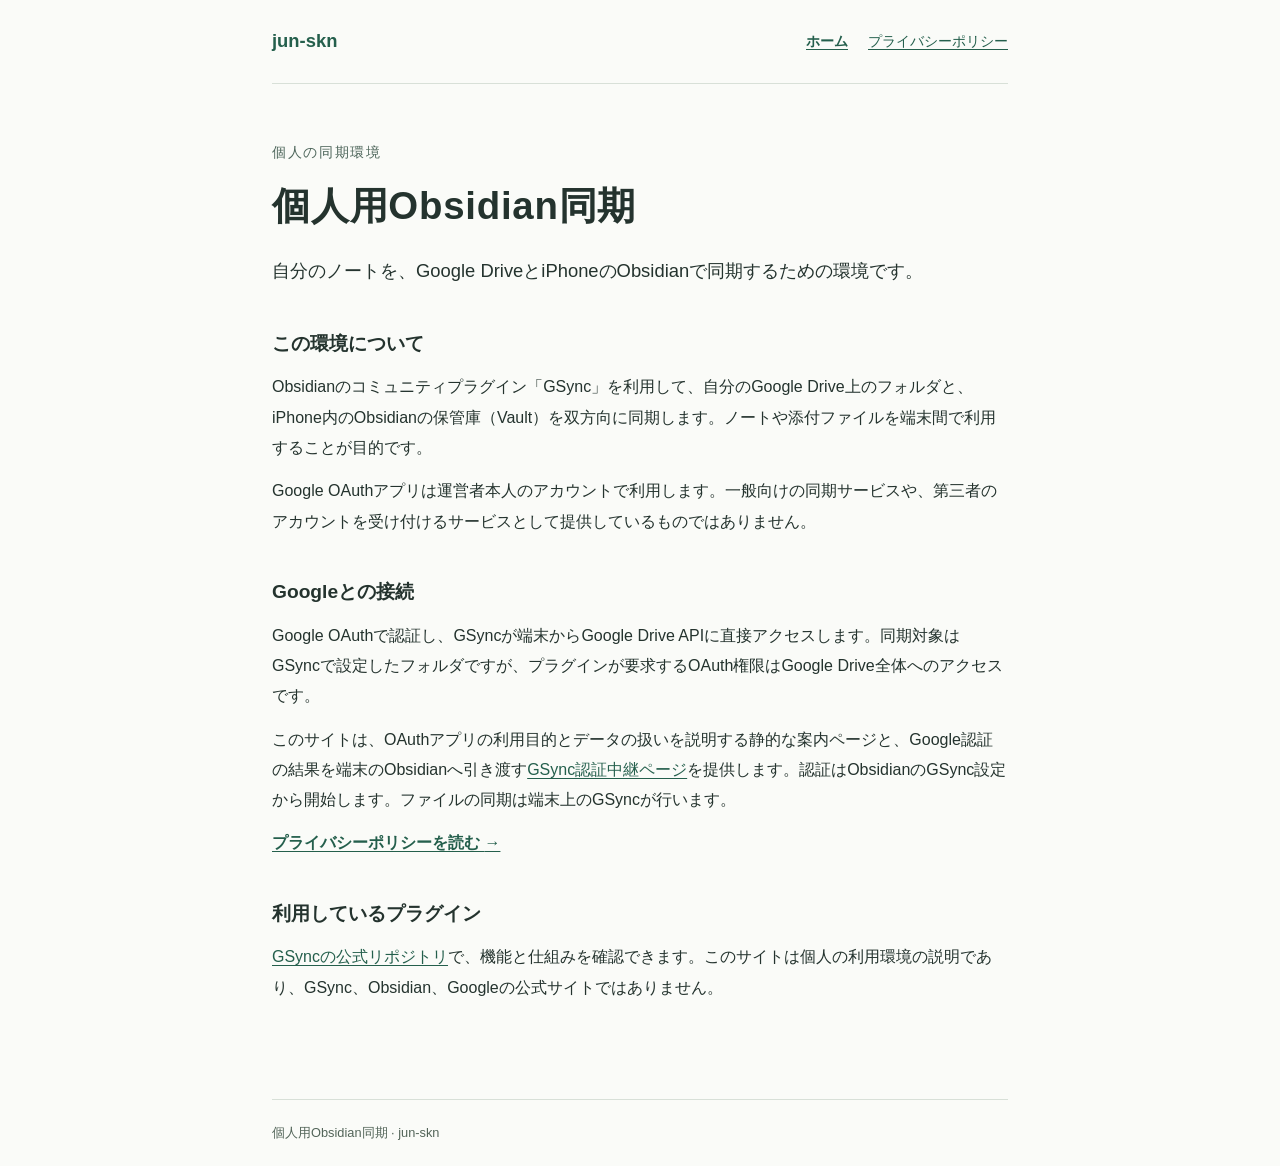
<file: index.html>
<!doctype html>
<html lang="ja">
<head>
  <meta charset="utf-8">
  <meta name="viewport" content="width=device-width, initial-scale=1">
  <meta name="description" content="GSyncを使った個人用のObsidianとGoogle Driveの同期環境について説明します。">
  <title>個人用Obsidian同期 | jun-skn</title>
  <link rel="stylesheet" href="style.css">
</head>
<body>
  <header class="site-header">
    <a class="site-name" href="index.html">jun-skn</a>
    <nav aria-label="メインナビゲーション">
      <a href="index.html" aria-current="page">ホーム</a>
      <a href="privacy.html">プライバシーポリシー</a>
    </nav>
  </header>
  <main>
    <p class="eyebrow">個人の同期環境</p>
    <h1>個人用Obsidian同期</h1>
    <p class="lead">自分のノートを、Google DriveとiPhoneのObsidianで同期するための環境です。</p>
    <section aria-labelledby="about">
      <h2 id="about">この環境について</h2>
      <p>Obsidianのコミュニティプラグイン「GSync」を利用して、自分のGoogle Drive上のフォルダと、iPhone内のObsidianの保管庫（Vault）を双方向に同期します。ノートや添付ファイルを端末間で利用することが目的です。</p>
      <p>Google OAuthアプリは運営者本人のアカウントで利用します。一般向けの同期サービスや、第三者のアカウントを受け付けるサービスとして提供しているものではありません。</p>
    </section>
    <section aria-labelledby="google">
      <h2 id="google">Googleとの接続</h2>
      <p>Google OAuthで認証し、GSyncが端末からGoogle Drive APIに直接アクセスします。同期対象はGSyncで設定したフォルダですが、プラグインが要求するOAuth権限はGoogle Drive全体へのアクセスです。</p>
      <p>このサイトは、OAuthアプリの利用目的とデータの扱いを説明する静的な案内ページと、Google認証の結果を端末のObsidianへ引き渡す<a href="gsync/callback.html">GSync認証中継ページ</a>を提供します。認証はObsidianのGSync設定から開始します。ファイルの同期は端末上のGSyncが行います。</p>
      <p><a class="policy-link" href="privacy.html">プライバシーポリシーを読む <span aria-hidden="true">→</span></a></p>
    </section>
    <section aria-labelledby="reference">
      <h2 id="reference">利用しているプラグイン</h2>
      <p><a href="https://github.com/dg0988/ObsidianGSync">GSyncの公式リポジトリ</a>で、機能と仕組みを確認できます。このサイトは個人の利用環境の説明であり、GSync、Obsidian、Googleの公式サイトではありません。</p>
    </section>
  </main>
  <footer>個人用Obsidian同期 · jun-skn</footer>
</body>
</html>
</file>
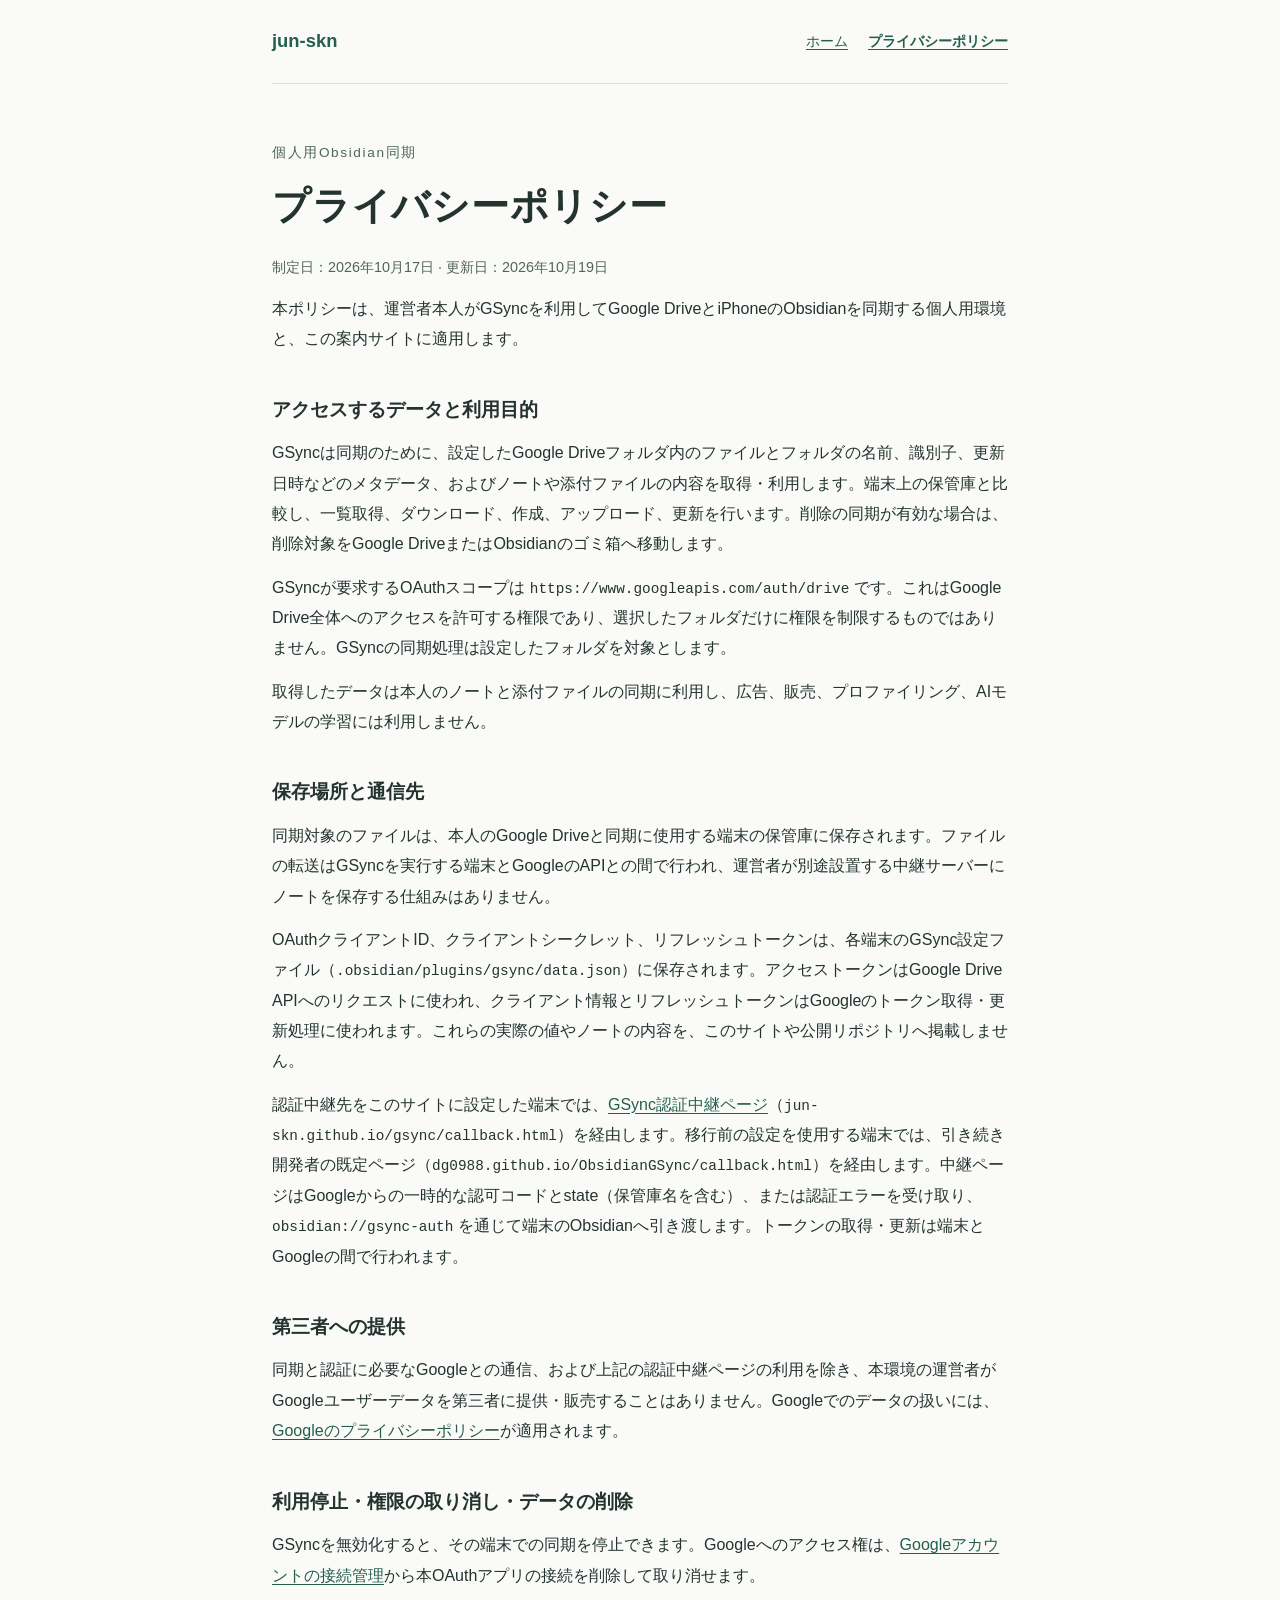
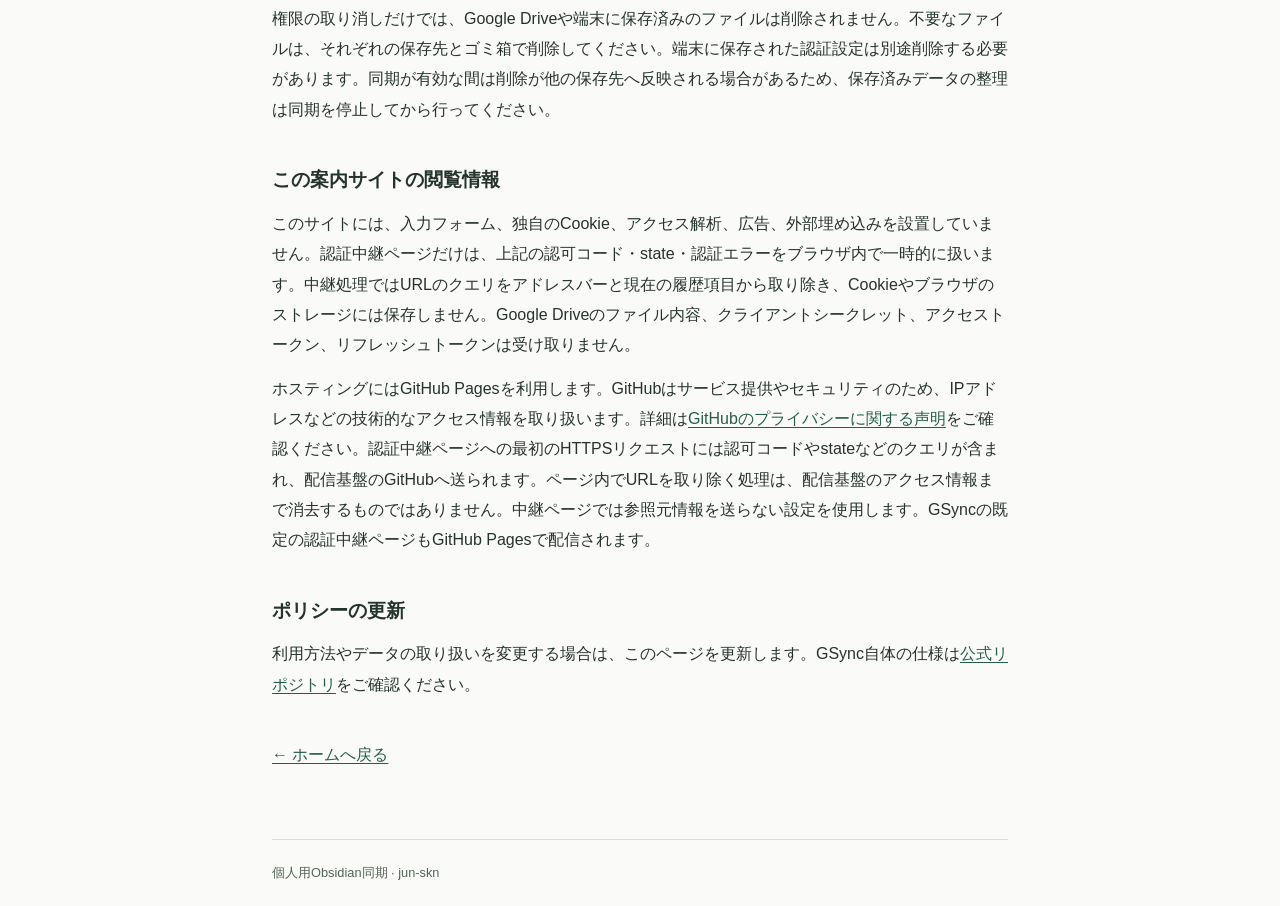
<file: privacy.html>
<!doctype html>
<html lang="ja">
<head>
  <meta charset="utf-8">
  <meta name="viewport" content="width=device-width, initial-scale=1">
  <meta name="description" content="個人用Obsidian同期環境におけるGoogle Driveデータと認証情報の取り扱いについて。">
  <title>プライバシーポリシー | 個人用Obsidian同期</title>
  <link rel="stylesheet" href="style.css">
</head>
<body>
  <header class="site-header">
    <a class="site-name" href="index.html">jun-skn</a>
    <nav aria-label="メインナビゲーション">
      <a href="index.html">ホーム</a>
      <a href="privacy.html" aria-current="page">プライバシーポリシー</a>
    </nav>
  </header>
  <main>
    <p class="eyebrow">個人用Obsidian同期</p>
    <h1>プライバシーポリシー</h1>
    <p class="updated">制定日：2026年10月17日 · 更新日：2026年10月19日</p>
    <p>本ポリシーは、運営者本人がGSyncを利用してGoogle DriveとiPhoneのObsidianを同期する個人用環境と、この案内サイトに適用します。</p>
    <section aria-labelledby="data">
      <h2 id="data">アクセスするデータと利用目的</h2>
      <p>GSyncは同期のために、設定したGoogle Driveフォルダ内のファイルとフォルダの名前、識別子、更新日時などのメタデータ、およびノートや添付ファイルの内容を取得・利用します。端末上の保管庫と比較し、一覧取得、ダウンロード、作成、アップロード、更新を行います。削除の同期が有効な場合は、削除対象をGoogle DriveまたはObsidianのゴミ箱へ移動します。</p>
      <p>GSyncが要求するOAuthスコープは <code>https://www.googleapis.com/auth/drive</code> です。これはGoogle Drive全体へのアクセスを許可する権限であり、選択したフォルダだけに権限を制限するものではありません。GSyncの同期処理は設定したフォルダを対象とします。</p>
      <p>取得したデータは本人のノートと添付ファイルの同期に利用し、広告、販売、プロファイリング、AIモデルの学習には利用しません。</p>
    </section>
    <section aria-labelledby="storage">
      <h2 id="storage">保存場所と通信先</h2>
      <p>同期対象のファイルは、本人のGoogle Driveと同期に使用する端末の保管庫に保存されます。ファイルの転送はGSyncを実行する端末とGoogleのAPIとの間で行われ、運営者が別途設置する中継サーバーにノートを保存する仕組みはありません。</p>
      <p>OAuthクライアントID、クライアントシークレット、リフレッシュトークンは、各端末のGSync設定ファイル（<code>.obsidian/plugins/gsync/data.json</code>）に保存されます。アクセストークンはGoogle Drive APIへのリクエストに使われ、クライアント情報とリフレッシュトークンはGoogleのトークン取得・更新処理に使われます。これらの実際の値やノートの内容を、このサイトや公開リポジトリへ掲載しません。</p>
      <p>認証中継先をこのサイトに設定した端末では、<a href="gsync/callback.html">GSync認証中継ページ</a>（<code>jun-skn.github.io/gsync/callback.html</code>）を経由します。移行前の設定を使用する端末では、引き続き開発者の既定ページ（<code>dg0988.github.io/ObsidianGSync/callback.html</code>）を経由します。中継ページはGoogleからの一時的な認可コードとstate（保管庫名を含む）、または認証エラーを受け取り、<code>obsidian://gsync-auth</code> を通じて端末のObsidianへ引き渡します。トークンの取得・更新は端末とGoogleの間で行われます。</p>
    </section>
    <section aria-labelledby="sharing">
      <h2 id="sharing">第三者への提供</h2>
      <p>同期と認証に必要なGoogleとの通信、および上記の認証中継ページの利用を除き、本環境の運営者がGoogleユーザーデータを第三者に提供・販売することはありません。Googleでのデータの扱いには、<a href="https://policies.google.com/privacy?hl=ja">Googleのプライバシーポリシー</a>が適用されます。</p>
    </section>
    <section aria-labelledby="deletion">
      <h2 id="deletion">利用停止・権限の取り消し・データの削除</h2>
      <p>GSyncを無効化すると、その端末での同期を停止できます。Googleへのアクセス権は、<a href="https://myaccount.google.com/connections">Googleアカウントの接続管理</a>から本OAuthアプリの接続を削除して取り消せます。</p>
      <p>権限の取り消しだけでは、Google Driveや端末に保存済みのファイルは削除されません。不要なファイルは、それぞれの保存先とゴミ箱で削除してください。端末に保存された認証設定は別途削除する必要があります。同期が有効な間は削除が他の保存先へ反映される場合があるため、保存済みデータの整理は同期を停止してから行ってください。</p>
    </section>
    <section aria-labelledby="website">
      <h2 id="website">この案内サイトの閲覧情報</h2>
      <p>このサイトには、入力フォーム、独自のCookie、アクセス解析、広告、外部埋め込みを設置していません。認証中継ページだけは、上記の認可コード・state・認証エラーをブラウザ内で一時的に扱います。中継処理ではURLのクエリをアドレスバーと現在の履歴項目から取り除き、Cookieやブラウザのストレージには保存しません。Google Driveのファイル内容、クライアントシークレット、アクセストークン、リフレッシュトークンは受け取りません。</p>
      <p>ホスティングにはGitHub Pagesを利用します。GitHubはサービス提供やセキュリティのため、IPアドレスなどの技術的なアクセス情報を取り扱います。詳細は<a href="https://docs.github.com/en/site-policy/privacy-policies/github-general-privacy-statement">GitHubのプライバシーに関する声明</a>をご確認ください。認証中継ページへの最初のHTTPSリクエストには認可コードやstateなどのクエリが含まれ、配信基盤のGitHubへ送られます。ページ内でURLを取り除く処理は、配信基盤のアクセス情報まで消去するものではありません。中継ページでは参照元情報を送らない設定を使用します。GSyncの既定の認証中継ページもGitHub Pagesで配信されます。</p>
    </section>
    <section aria-labelledby="changes">
      <h2 id="changes">ポリシーの更新</h2>
      <p>利用方法やデータの取り扱いを変更する場合は、このページを更新します。GSync自体の仕様は<a href="https://github.com/dg0988/ObsidianGSync">公式リポジトリ</a>をご確認ください。</p>
    </section>
    <p><a href="index.html">← ホームへ戻る</a></p>
  </main>
  <footer>個人用Obsidian同期 · jun-skn</footer>
</body>
</html>
</file>
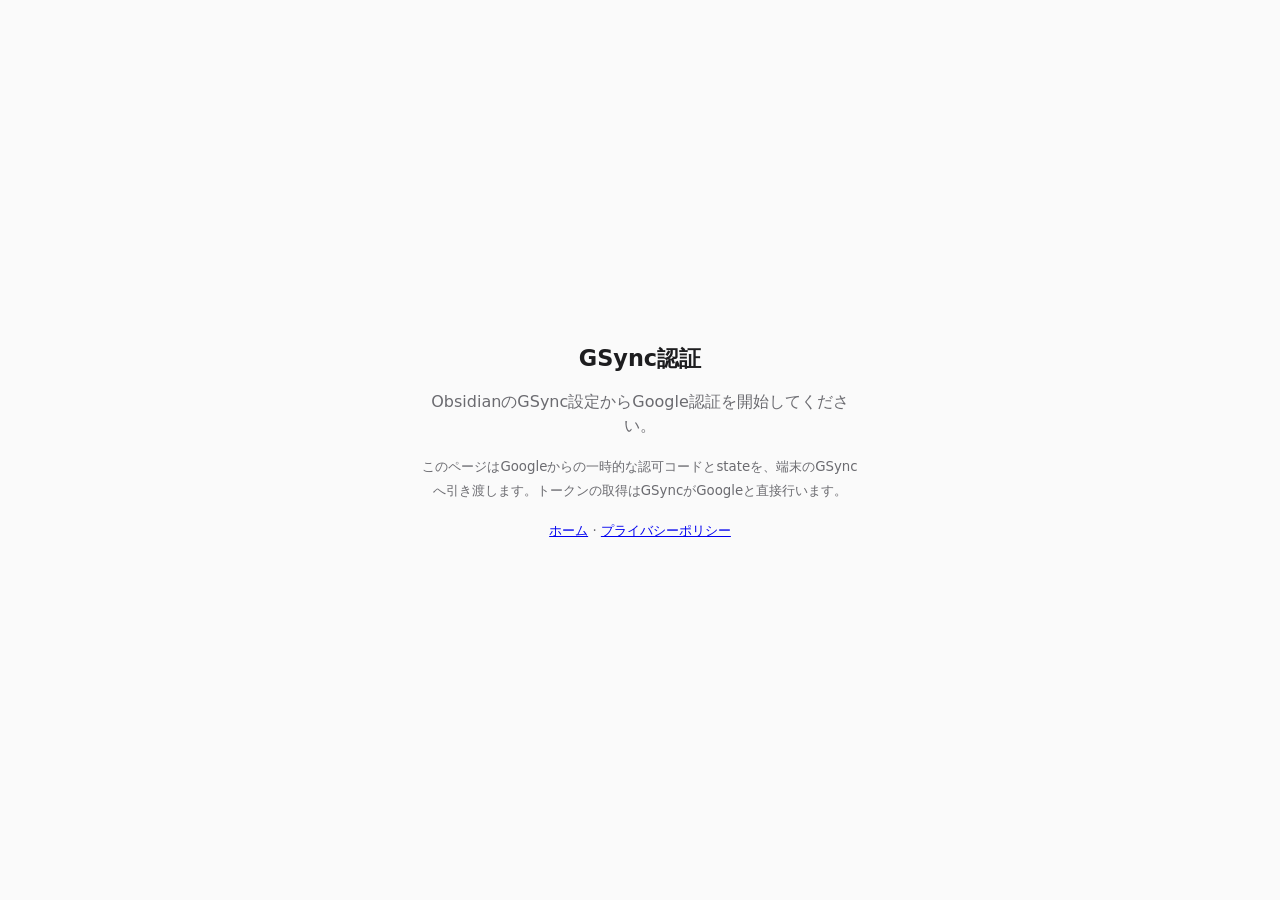
<file: gsync/callback.html>
<!doctype html>
<!--
Adapted from dg0988/ObsidianGSync docs/callback.html
https://github.com/dg0988/ObsidianGSync/blob/568016625ba0b77ab06e0718a48bb5eb39275f37/docs/callback.html
Changes: Japanese text, site links, noscript guidance and noindex.

MIT License

Copyright (c) 2026 dg0988

Permission is hereby granted, free of charge, to any person obtaining a copy
of this software and associated documentation files (the "Software"), to deal
in the Software without restriction, including without limitation the rights
to use, copy, modify, merge, publish, distribute, sublicense, and/or sell
copies of the Software, and to permit persons to whom the Software is
furnished to do so, subject to the following conditions:

The above copyright notice and this permission notice shall be included in all
copies or substantial portions of the Software.

THE SOFTWARE IS PROVIDED "AS IS", WITHOUT WARRANTY OF ANY KIND, EXPRESS OR
IMPLIED, INCLUDING BUT NOT LIMITED TO THE WARRANTIES OF MERCHANTABILITY,
FITNESS FOR A PARTICULAR PURPOSE AND NONINFRINGEMENT. IN NO EVENT SHALL THE
AUTHORS OR COPYRIGHT HOLDERS BE LIABLE FOR ANY CLAIM, DAMAGES OR OTHER
LIABILITY, WHETHER IN AN ACTION OF CONTRACT, TORT OR OTHERWISE, ARISING FROM,
OUT OF OR IN CONNECTION WITH THE SOFTWARE OR THE USE OR OTHER DEALINGS IN THE
SOFTWARE.
-->
<html lang="ja">
<head>
<meta charset="utf-8">
<meta name="viewport" content="width=device-width, initial-scale=1">
<meta name="referrer" content="no-referrer">
<meta name="robots" content="noindex, nofollow">
<title>GSync認証 | jun-skn</title>
<style>
  :root { color-scheme: light dark; --bg:#fafafa; --fg:#1d1d1f; --muted:#6b6b70; --accent:#7c3aed; }
  @media (prefers-color-scheme: dark) { :root { --bg:#1b1b1f; --fg:#f2f2f4; --muted:#a0a0a8; --accent:#a78bfa; } }
  body { margin:0; min-height:100vh; display:flex; align-items:center; justify-content:center;
         font-family: system-ui, -apple-system, "Segoe UI", Roboto, sans-serif; background:var(--bg); color:var(--fg); }
  main { max-width: 28rem; padding: 2rem 1.5rem; text-align:center; }
  h1 { font-size: 1.4rem; margin: 0 0 .75rem; }
  p { color: var(--muted); line-height: 1.5; }
  .btn { display:inline-block; margin-top:1rem; padding:.85rem 1.5rem; border-radius:.6rem;
         background:var(--accent); color:#fff; text-decoration:none; font-weight:600; }
  .hidden { display:none; }
</style>
</head>
<body>
<main>
  <h1 id="title">Obsidianに戻っています…</h1>
  <p id="msg">自動で戻らない場合は、下のボタンを押してください。</p>
  <a id="open" class="btn" href="#">Obsidianを開く</a>
  <p><small>このページはGoogleからの一時的な認可コードとstateを、端末のGSyncへ引き渡します。トークンの取得はGSyncがGoogleと直接行います。</small></p>
  <noscript><p>認証の中継にはJavaScriptが必要です。有効にしてから、ObsidianのGSync設定で認証をやり直してください。</p></noscript>
  <p><small><a href="../index.html">ホーム</a> · <a href="../privacy.html">プライバシーポリシー</a></small></p>
</main>
<script>
(function () {
  var q = new URLSearchParams(window.location.search);
  var code = q.get("code"), state = q.get("state") || "", error = q.get("error");
  var title = document.getElementById("title"), msg = document.getElementById("msg"), btn = document.getElementById("open");

  if (!code && !error) {
    title.textContent = "GSync認証";
    msg.textContent = "ObsidianのGSync設定からGoogle認証を開始してください。";
    btn.classList.add("hidden");
    return;
  }

  // The vault name is carried in the state after "~" (base64url) so the right vault opens.
  var vault = "";
  var i = state.indexOf("~");
  if (i >= 0) {
    try {
      var b = state.slice(i + 1).replace(/-/g, "+").replace(/_/g, "/");
      while (b.length % 4) b += "=";
      var bin = atob(b), bytes = new Uint8Array(bin.length);
      for (var k = 0; k < bin.length; k++) bytes[k] = bin.charCodeAt(k);
      vault = new TextDecoder().decode(bytes);
    } catch (e) { vault = ""; }
  }

  var parts = [];
  if (vault) parts.push("vault=" + encodeURIComponent(vault));
  if (code) parts.push("code=" + encodeURIComponent(code));
  if (state) parts.push("state=" + encodeURIComponent(state));
  if (error) parts.push("error=" + encodeURIComponent(error));
  var url = "obsidian://gsync-auth?" + parts.join("&");

  btn.href = url;
  if (error) {
    title.textContent = "認証が完了しませんでした";
    msg.textContent = "Googleからの応答：" + error + "。Obsidianに戻り、認証をやり直してください。";
  }
  // Remove the code from the address bar and history.
  try { history.replaceState(null, "", window.location.pathname); } catch (e) {}
  setTimeout(function () { window.location.href = url; }, 300);
})();
</script>
</body>
</html>
</file>
<file: style.css>
:root {
  color-scheme: light;
  font-family: -apple-system, BlinkMacSystemFont, "Segoe UI", "Hiragino Kaku Gothic ProN", "Yu Gothic", Meiryo, sans-serif;
  color: #24332e;
  background: #fafbf8;
  line-height: 1.9;
}
* { box-sizing: border-box; }
body { margin: 0; }
a { color: #245f4c; text-underline-offset: .2em; }
a:hover { text-decoration-thickness: .15em; }
.site-header, main, footer { width: min(100% - 2.5rem, 46rem); margin-inline: auto; }
.site-header { display: flex; flex-wrap: wrap; gap: 1rem 2rem; align-items: center; justify-content: space-between; padding-block: 1.5rem; border-bottom: 1px solid #d8e0d8; }
.site-name { font-weight: 700; text-decoration: none; font-size: 1.15rem; }
nav { display: flex; flex-wrap: wrap; gap: .5rem 1.25rem; font-size: .9rem; }
nav a[aria-current="page"] { font-weight: 700; }
main { padding-block: 3.5rem; }
.eyebrow { color: #4e665b; font-size: .85rem; letter-spacing: .12em; margin: 0 0 .7rem; }
h1 { font-size: clamp(1.7rem, 5vw, 2.4rem); line-height: 1.5; margin: 0 0 1.2rem; letter-spacing: .02em; }
.lead { font-size: 1.15rem; }
h2 { font-size: 1.2rem; line-height: 1.6; margin: 0 0 .8rem; }
section { margin-block: 2.5rem; }
p { margin-block: .8rem; overflow-wrap: anywhere; }
.updated { color: #526458; font-size: .9rem; }
.policy-link { display: inline-block; font-weight: 700; }
code { font-family: ui-monospace, monospace; font-size: .9em; overflow-wrap: anywhere; }
footer { padding-block: 1.3rem; border-top: 1px solid #d8e0d8; font-size: .8rem; color: #526458; }
@media (max-width: 480px) {
  main { padding-block: 2.5rem; }
  .site-header { align-items: flex-start; flex-direction: column; gap: .6rem; }
}
</file>
